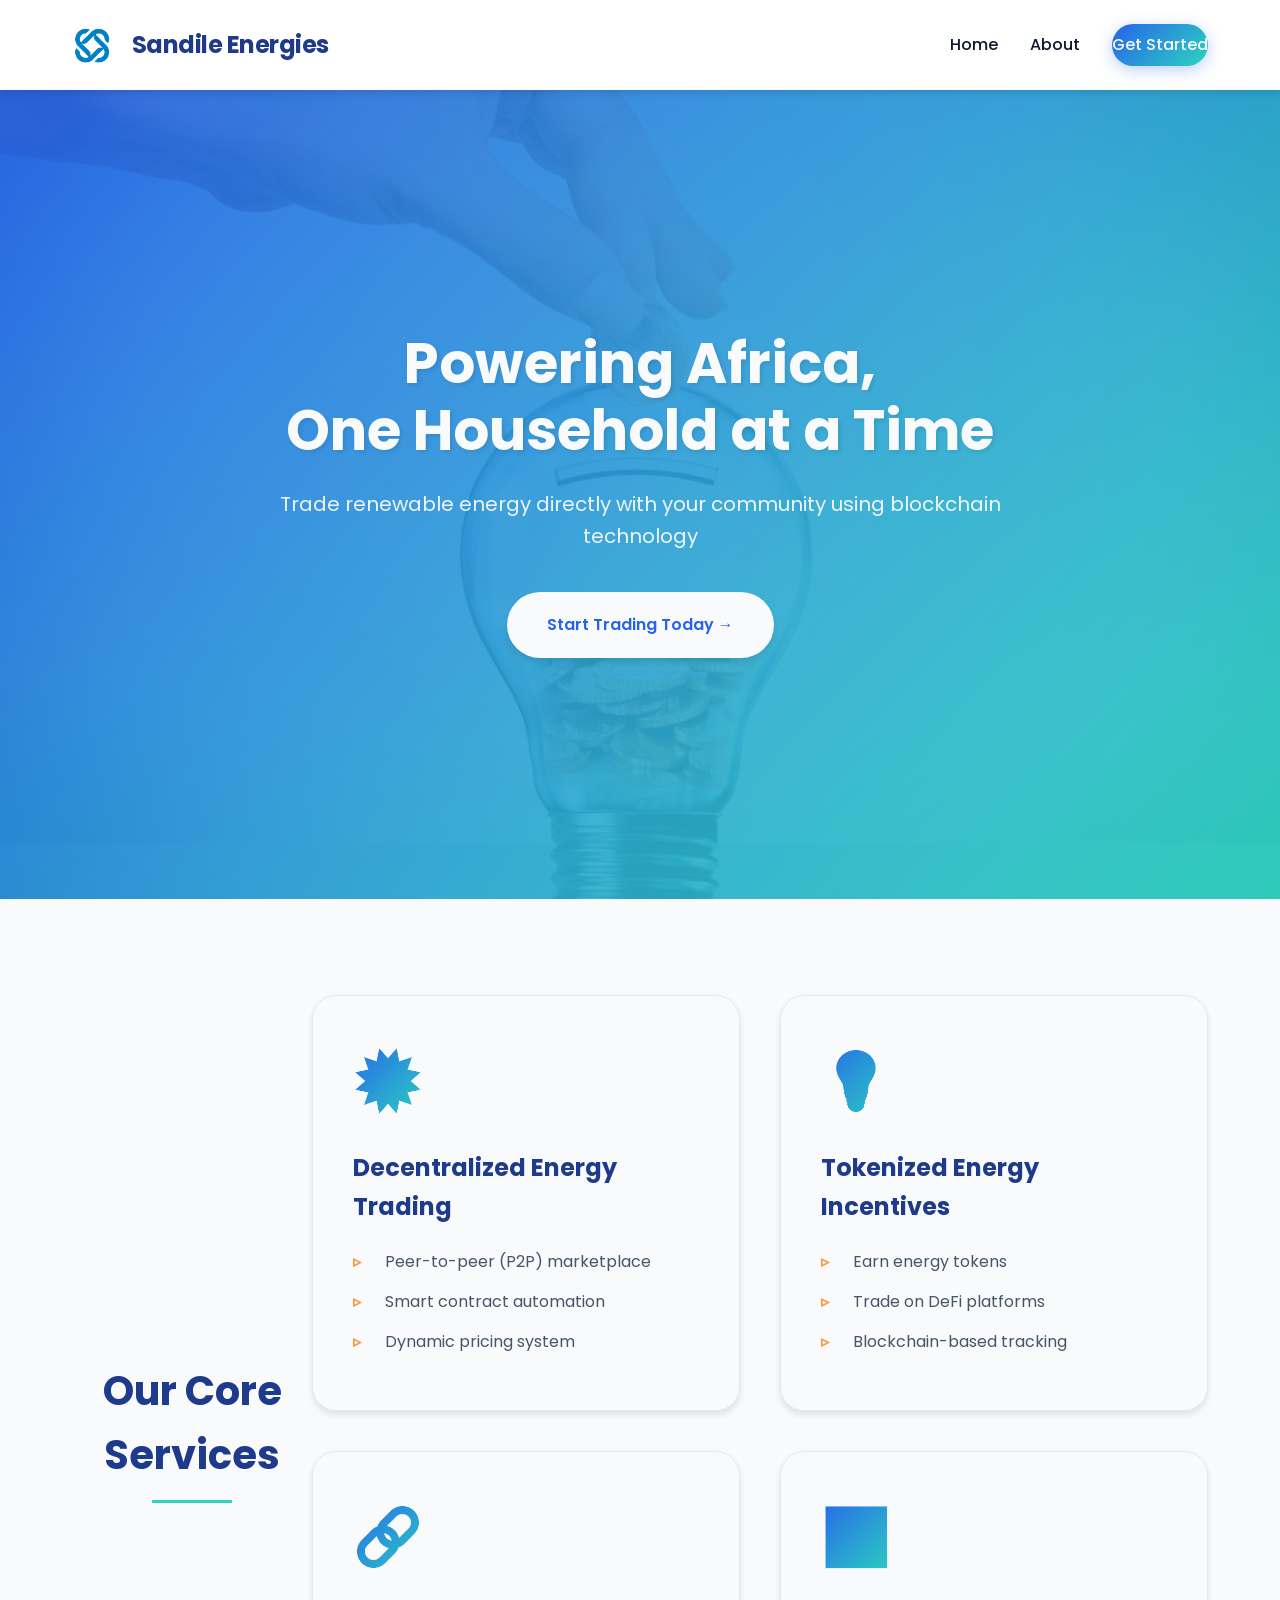
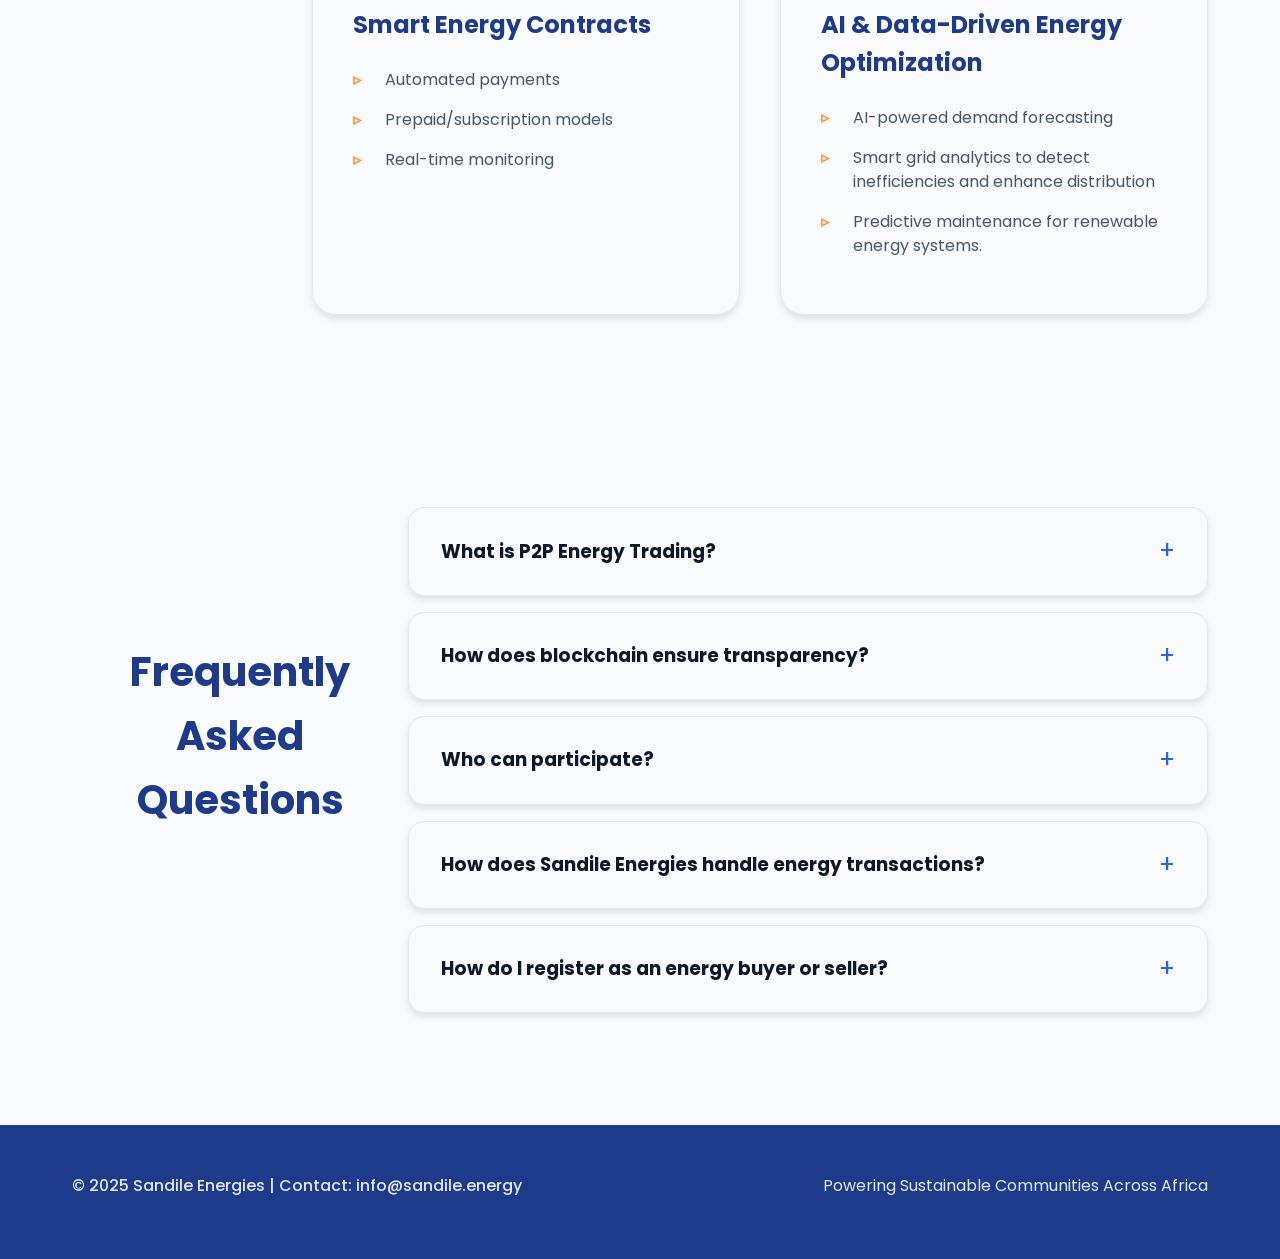
<file: frontend/index.html>
<!DOCTYPE html>
<html lang="en">
<head>
    <meta charset="UTF-8">
    <meta name="viewport" content="width=device-width, initial-scale=1.0">
    <title>Sandile Energies - Powering Africa</title>
    <link rel="stylesheet" href="styles.css">
    <link rel="preconnect" href="https://fonts.googleapis.com">
    <link rel="preconnect" href="https://fonts.gstatic.com" crossorigin>
    <link href="https://fonts.googleapis.com/css2?family=Poppins:wght@400;500;600;700&display=swap" rel="stylesheet">
</head>
<body>
    <!-- Navigation -->
    <nav class="navbar">
        <div class="container">
            <div class="brand">
                <img src="images/logo.png" alt="Logo" class="logo">
                <span class="company-name">Sandile Energies</span>
            </div>
            <div class="nav-items">
                <a href="#home">Home</a>
                <a href="#about">About</a>
                <a href="auth.html" class="cta-nav">Get Started</a>
            </div>
        </div>
    </nav>

    <!-- Hero Section -->
    <section class="hero">
        <div class="hero-overlay"></div>
        <div class="container">
            <div class="hero-content">
                <h1>Powering Africa,<br>One Household at a Time</h1>
                <p>Trade renewable energy directly with your community using blockchain technology</p>
                <a href="auth.html" class="cta-button">Start Trading Today →</a>
            </div>
        </div>
    </section>

    <!-- Services Section -->
    <section class="services">
        <div class="container">
            <h2>Our Core Services</h2>
            <div class="services-grid">
                <div class="service-card">
                    <div class="service-icon">🌞</div>
                    <h3>Decentralized Energy Trading</h3>
                    <ul>
                        <li>Peer-to-peer (P2P) marketplace</li>
                        <li>Smart contract automation</li>
                        <li>Dynamic pricing system</li>
                    </ul>
                </div>
                
                <div class="service-card">
                    <div class="service-icon">💡</div>
                    <h3>Tokenized Energy Incentives</h3>
                    <ul>
                        <li>Earn energy tokens</li>
                        <li>Trade on DeFi platforms</li>
                        <li>Blockchain-based tracking</li>
                    </ul>
                </div>

                <div class="service-card">
                    <div class="service-icon">🔗</div>
                    <h3>Smart Energy Contracts</h3>
                    <ul>
                        <li>Automated payments</li>
                        <li>Prepaid/subscription models</li>
                        <li>Real-time monitoring</li>
                    </ul>
                </div>
                <div class="service-card">
                    <div class="service-icon">📊</div>
                    <h3>AI & Data-Driven Energy Optimization</h3>
                    <ul>
                        <li>AI-powered demand forecasting</li>
                        <li>Smart grid analytics to detect inefficiencies and enhance distribution</li>
                        <li>Predictive maintenance for renewable energy systems.</li>
                        
                        <li</li>
                    </ul>
                    </div>

                </div>
            </div>
        </div>
    </section>

    <!-- FAQ Section -->
    <section class="faq">
        <div class="container">
            <h2>Frequently Asked Questions</h2>
            <div class="faq-grid">
                <!-- FAQ items will be populated by JS -->
            </div>
        </div>
    </section>

    <!-- Footer -->
    <footer>
        <div class="container">
            <p>© 2025 Sandile Energies | Contact: info@sandile.energy</p>
            <p>Powering Sustainable Communities Across Africa</p>
        </div>
    </footer>

    <script src="main.js"></script>
</body>
</html>
</file>
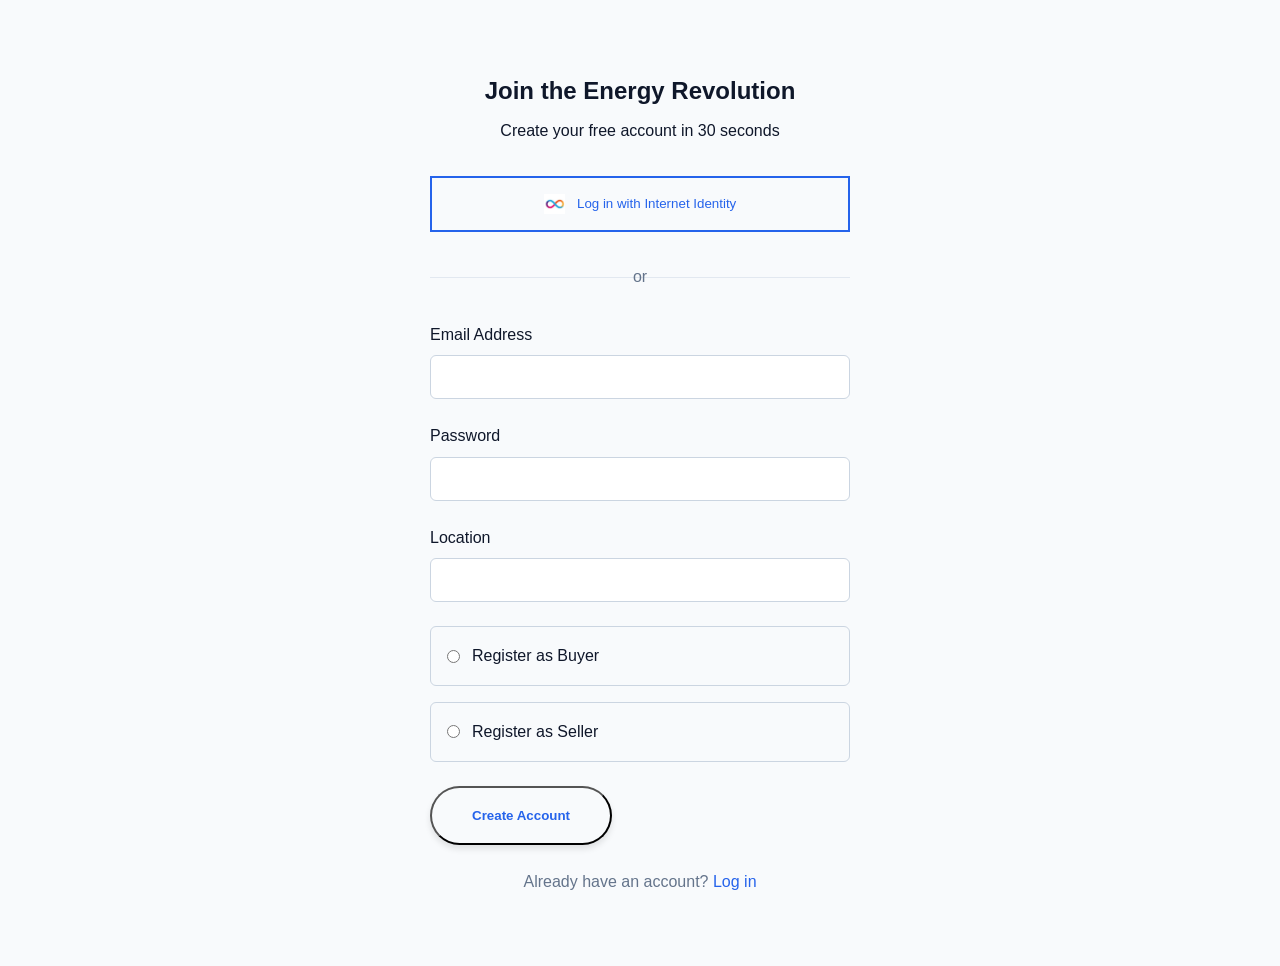
<file: frontend/auth.html>
<!DOCTYPE html>
<html lang="en">
<head>
    <meta charset="UTF-8">
    <meta name="viewport" content="width=device-width, initial-scale=1.0">
    <title>Join Sandile Energies</title>
    <link rel="stylesheet" href="styles.css">
    <link rel="stylesheet" href="auth.css">
</head>
<body>
    <div class="auth-container">
        <div class="auth-card">
            <div class="auth-header">
                <h2>Join the Energy Revolution</h2>
                <p>Create your free account in 30 seconds</p>
            </div>

            <button class="auth-method ii-login">
                <img src="images/logoicp.jpeg" alt="Internet Identity">
                Log in with Internet Identity
            </button>

            <div class="divider">
                <span>or</span>
            </div>

            <form class="email-auth">
                <div class="form-group">
                    <label>Email Address</label>
                    <input type="email" required>
                </div>

                <div class="form-group">
                    <label>Password</label>
                    <input type="password" required>
                </div>

                <div class="form-group">
                    <label>Location</label>
                    <input type="text" required>
                </div>

                <div class="role-select">
                    <div class="role-option">
                        <input type="radio" name="role" id="buyer" value="buyer" required>
                        <label for="buyer">Register as Buyer</label>
                    </div>
                    <div class="role-option">
                        <input type="radio" name="role" id="seller" value="seller" required>
                        <label for="seller">Register as Seller</label>
                    </div>
                </div>

                <button type="submit" class="cta-button">Create Account</button>
            </form>

            <p class="login-link">Already have an account? <a href="#">Log in</a></p>
        </div>
    </div>

    <script src="auth.js"></script>
</body>
</html>
</file>
<file: frontend/styles.css>
/* styles.css */
:root {
    --primary-blue: #2563eb;
    --energy-teal: #2DD4BF;
    --dark-blue: #1e3a8a;
    --soft-white: #f8fafc;
    --light-gray: #e2e8f0;
    --dark-text: #0f172a;
    --accent-orange: #fb923c;
    --shadow: 0 4px 6px rgba(0,0,0,0.1);
    --transition: all 0.3s cubic-bezier(0.4, 0, 0.2, 1);
}

* {
    margin: 0;
    padding: 0;
    box-sizing: border-box;
    font-family: 'Poppins', sans-serif;
}

body {
    line-height: 1.6;
    color: var(--dark-text);
    background: var(--soft-white);
}

/* Navigation */
.navbar {
    padding: 1.5rem 0;
    background: rgba(255, 255, 255, 0.95);
    backdrop-filter: blur(10px);
    position: sticky;
    top: 0;
    z-index: 1000;
    box-shadow: var(--shadow);
}

.container {
    max-width: 1200px;
    margin: 0 auto;
    padding: 0 2rem;
    display: flex;
    justify-content: space-between;
    align-items: center;
}

.brand {
    display: flex;
    align-items: center;
    gap: 1rem;
    transition: var(--transition);
}

.logo {
    height: 40px;
    transition: var(--transition);
}

.company-name {
    font-size: 1.5rem;
    font-weight: 700;
    color: var(--dark-blue);
    letter-spacing: -0.5px;
}

.nav-items {
    display: flex;
    align-items: center;
    gap: 2rem;
}

.nav-items a {
    text-decoration: none;
    color: var(--dark-text);
    font-weight: 500;
    transition: var(--transition);
    position: relative;
    padding: 0.5rem 0;
}

.nav-items a:hover {
    color: var(--primary-blue);
}

.nav-items a::after {
    content: '';
    position: absolute;
    bottom: 0;
    left: 0;
    width: 0;
    height: 2px;
    background: var(--primary-blue);
    transition: var(--transition);
}

.nav-items a:hover::after {
    width: 100%;
}

.cta-nav {
    background: linear-gradient(135deg, var(--primary-blue), var(--energy-teal));
    color: var(--soft-white) !important;
    padding: 0.75rem 1.5rem;
    border-radius: 50px;
    transition: var(--transition);
    box-shadow: 0 4px 15px rgba(37, 99, 235, 0.3);
}

.cta-nav:hover {
    transform: translateY(-2px);
    box-shadow: 0 6px 20px rgba(37, 99, 235, 0.4);
}

/* Hero Section */
.hero {
    height: 90vh;
    background: linear-gradient(135deg, rgba(37, 99, 235, 0.9), rgba(45, 212, 191, 0.9)),
                url('images/sandilebuy.jpg') center/cover;
    display: flex;
    align-items: center;
    position: relative;
    margin-top: -1px;
}

.hero-content {
    max-width: 800px;
    margin: 0 auto;
    text-align: center;
    color: var(--soft-white);
}

.hero h1 {
    font-size: 3.5rem;
    margin-bottom: 1.5rem;
    line-height: 1.2;
    text-shadow: 2px 2px 4px rgba(0,0,0,0.1);
}

.hero p {
    font-size: 1.25rem;
    margin-bottom: 2.5rem;
    opacity: 0.95;
}

.cta-button {
    display: inline-flex;
    align-items: center;
    gap: 0.75rem;
    background: var(--soft-white);
    color: var(--primary-blue);
    padding: 1.25rem 2.5rem;
    border-radius: 50px;
    text-decoration: none;
    font-weight: 600;
    transition: var(--transition);
    box-shadow: var(--shadow);
}

.cta-button:hover {
    transform: translateY(-3px);
    background: var(--energy-teal);
    color: var(--soft-white);
}

/* Services Section */
.services {
    padding: 6rem 0;
    background: var(--soft-white);
}

.services h2 {
    text-align: center;
    font-size: 2.5rem;
    margin-bottom: 4rem;
    color: var(--dark-blue);
    position: relative;
}

.services h2::after {
    content: '';
    position: absolute;
    bottom: -1rem;
    left: 50%;
    transform: translateX(-50%);
    width: 80px;
    height: 3px;
    background: var(--energy-teal);
}

.services-grid {
    display: grid;
    grid-template-columns: repeat(2, 1fr);
    gap: 2.5rem;
}

.service-card {
    background: var(--white);
    padding: 2.5rem;
    border-radius: 1.5rem;
    box-shadow: var(--shadow);
    transition: var(--transition);
    border: 1px solid var(--light-gray);
}

.service-card:hover {
    transform: translateY(-10px);
    box-shadow: 0 15px 30px rgba(0,0,0,0.1);
}

.service-icon {
    font-size: 3.5rem;
    margin-bottom: 1.5rem;
    display: inline-block;
    background: linear-gradient(135deg, var(--primary-blue), var(--energy-teal));
    -webkit-background-clip: text;
    background-clip: text;
    color: transparent;
}

.service-card h3 {
    color: var(--dark-blue);
    margin-bottom: 1.5rem;
    font-size: 1.5rem;
}

.service-card ul {
    list-style: none;
    text-align: left;
}

.service-card li {
    margin-bottom: 1rem;
    padding-left: 2rem;
    position: relative;
    line-height: 1.5;
    color: #475569;
}

.service-card li::before {
    content: "▹";
    position: absolute;
    left: 0;
    color: var(--accent-orange);
    font-weight: 700;
}

/* FAQ Section */
.faq {
    padding: 6rem 0;
    background: var(--white);
}

.faq h2 {
    text-align: center;
    font-size: 2.5rem;
    margin-bottom: 4rem;
    color: var(--dark-blue);
}

.faq-grid {
    max-width: 800px;
    margin: 0 auto;
}

.faq-item {
    background: var(--soft-white);
    margin-bottom: 1rem;
    border-radius: 1rem;
    box-shadow: var(--shadow);
    transition: var(--transition);
    border: 1px solid var(--light-gray);
}

.faq-item:hover {
    transform: translateY(-3px);
}

.faq-question {
    padding: 1.5rem 2rem;
    cursor: pointer;
    display: flex;
    justify-content: space-between;
    align-items: center;
    background: var(--white);
    border-radius: 1rem;
}

.faq-answer {
    padding: 0 2rem;
    max-height: 0;
    overflow: hidden;
    transition: max-height 0.3s ease-out;
}

.faq-answer p {
    padding: 2rem 0;
    color: #64748b;
    line-height: 1.7;
}
/* Add these to your existing CSS */
.faq-answer {
    transition: max-height 0.3s ease-out, opacity 0.2s ease;
    opacity: 0;
}

.faq-item.is-open .faq-answer {
    opacity: 1;
}
.toggle {
    font-size: 1.5rem;
    color: var(--primary-blue);
    transition: var(--transition);
}

/* Footer */
footer {
    background: var(--dark-blue);
    color: var(--soft-white);
    padding: 3rem 0;
    text-align: center;
}

footer p {
    margin-bottom: 0.75rem;
    opacity: 0.9;
}

footer p:first-child {
    font-weight: 500;
}

/* Responsive Design */
@media (max-width: 1024px) {
    .services-grid {
        grid-template-columns: 1fr;
    }
}

@media (max-width: 768px) {
    .container {
        flex-direction: column;
        gap: 1.5rem;
        padding: 0 1.5rem;
    }

    .hero h1 {
        font-size: 2.5rem;
    }

    .service-card {
        padding: 2rem;
    }
}

@media (max-width: 480px) {
    .hero h1 {
        font-size: 2rem;
    }

    .hero p {
        font-size: 1.1rem;
    }

    .cta-button {
        padding: 1rem 2rem;
    }

    .services h2,
    .faq h2 {
        font-size: 2rem;
    }
}
</file>
<file: frontend/auth.css>
.auth-container {
    min-height: 100vh;
    display: grid;
    place-items: center;
    padding: 2rem;
    background: var(--light-bg);
}

.auth-card {
    background: var(--white);
    padding: 2.5rem;
    border-radius: var(--radius-lg);
    box-shadow: var(--shadow-sm);
    width: 100%;
    max-width: 500px;
}

.auth-header {
    text-align: center;
    margin-bottom: 2rem;
}

.auth-header h2 {
    color: var(--dark-text);
    margin-bottom: 0.5rem;
}

.auth-method {
    width: 100%;
    padding: 1rem;
    border: 2px solid var(--primary-blue);
    border-radius: var(--radius-lg);
    background: transparent;
    display: flex;
    align-items: center;
    justify-content: center;
    gap: 0.75rem;
    font-weight: 500;
    color: var(--primary-blue);
    cursor: pointer;
    transition: all 0.2s;
}

.auth-method:hover {
    background: var(--primary-blue);
    color: var(--white);
}

.auth-method img {
    height: 1.25rem;
}

.divider {
    margin: 2rem 0;
    position: relative;
    text-align: center;
}

.divider span {
    background: var(--white);
    padding: 0 1rem;
    position: relative;
    z-index: 1;
    color: #64748b;
}

.divider::before {
    content: "";
    position: absolute;
    top: 50%;
    left: 0;
    right: 0;
    height: 1px;
    background: #e2e8f0;
    z-index: 0;
}

.form-group {
    margin-bottom: 1.5rem;
}

.form-group label {
    display: block;
    margin-bottom: 0.5rem;
    color: var(--dark-text);
    font-weight: 500;
}

.form-group input {
    width: 100%;
    padding: 0.75rem;
    border: 1px solid #cbd5e1;
    border-radius: 6px;
    font-size: 1rem;
}

.role-select {
    display: grid;
    gap: 1rem;
    margin: 1.5rem 0;
}

.role-option {
    display: flex;
    align-items: center;
    gap: 0.75rem;
    padding: 1rem;
    border: 1px solid #cbd5e1;
    border-radius: 6px;
    cursor: pointer;
}

.role-option:hover {
    border-color: var(--primary-blue);
}

.role-option input[type="radio"] {
    accent-color: var(--primary-blue);
}

.login-link {
    text-align: center;
    margin-top: 1.5rem;
    color: #64748b;
}

.login-link a {
    color: var(--primary-blue);
    text-decoration: none;
    font-weight: 500;
}
</file>
